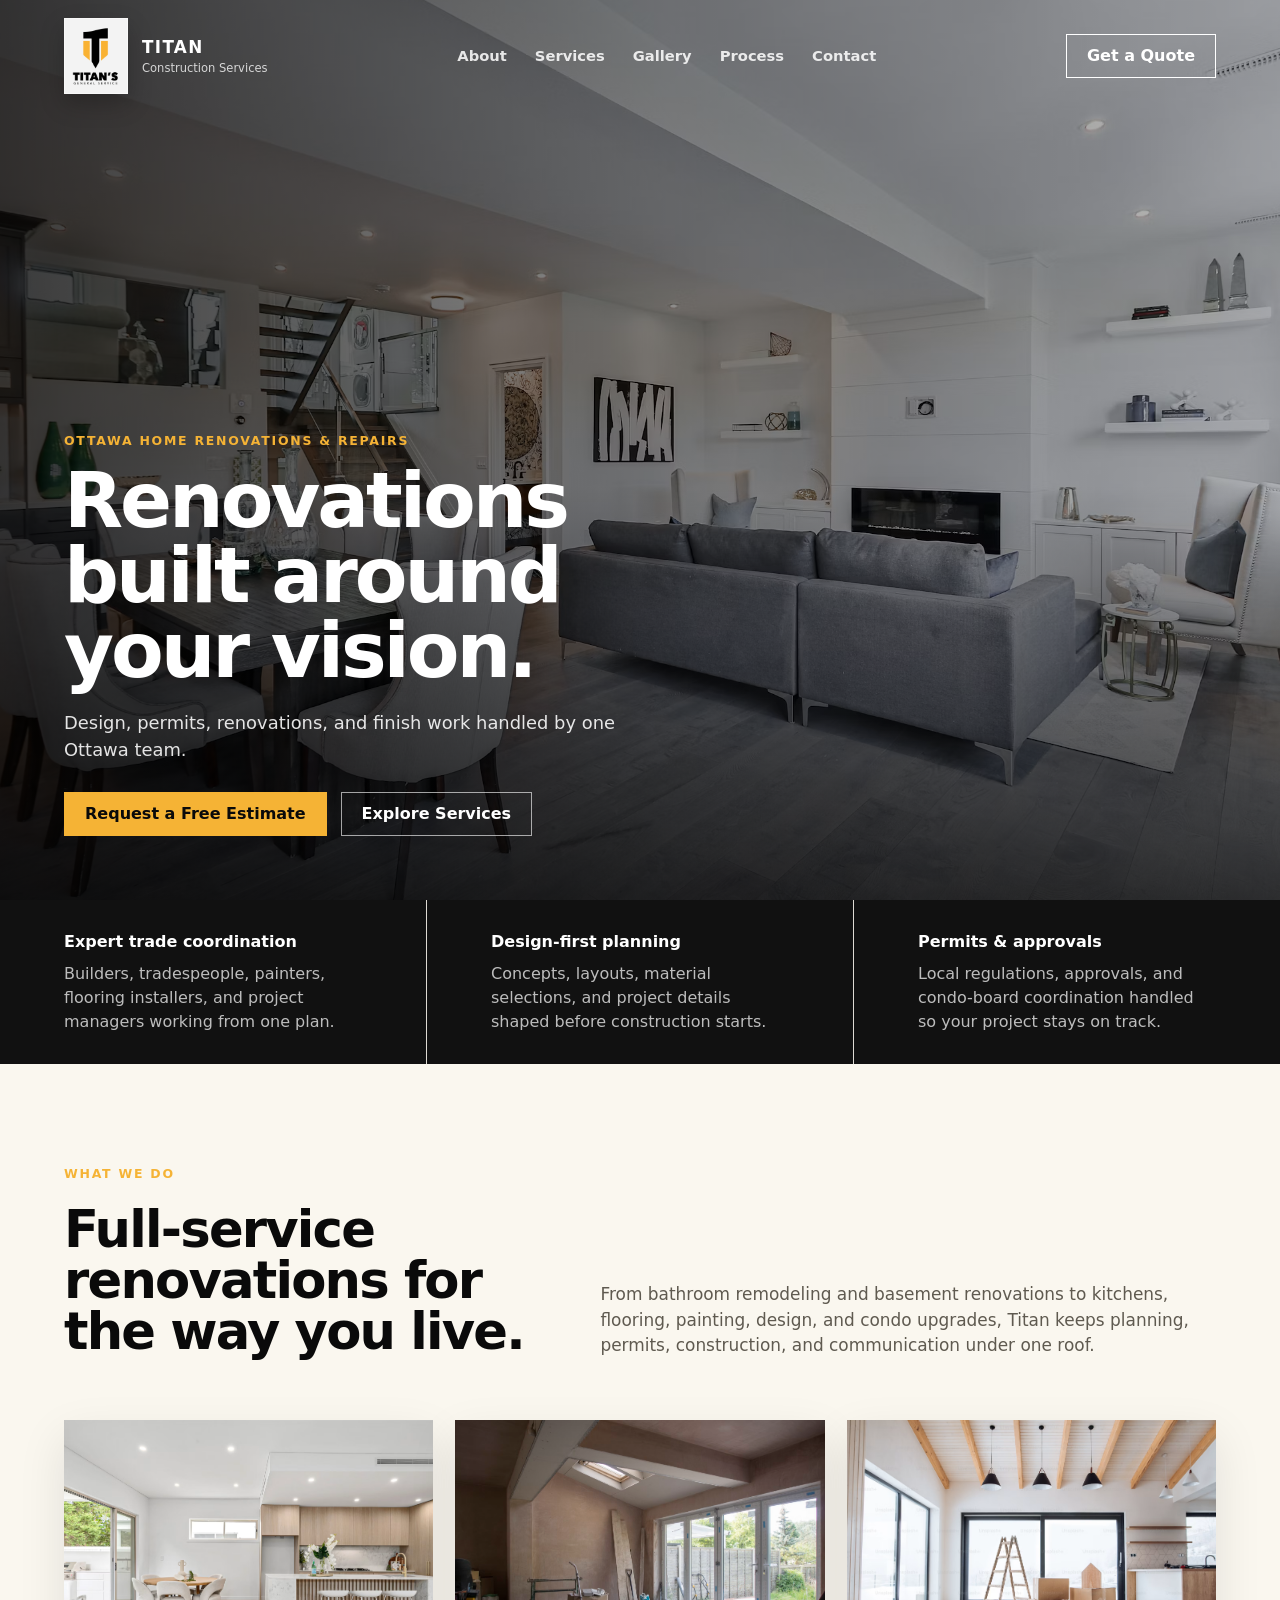
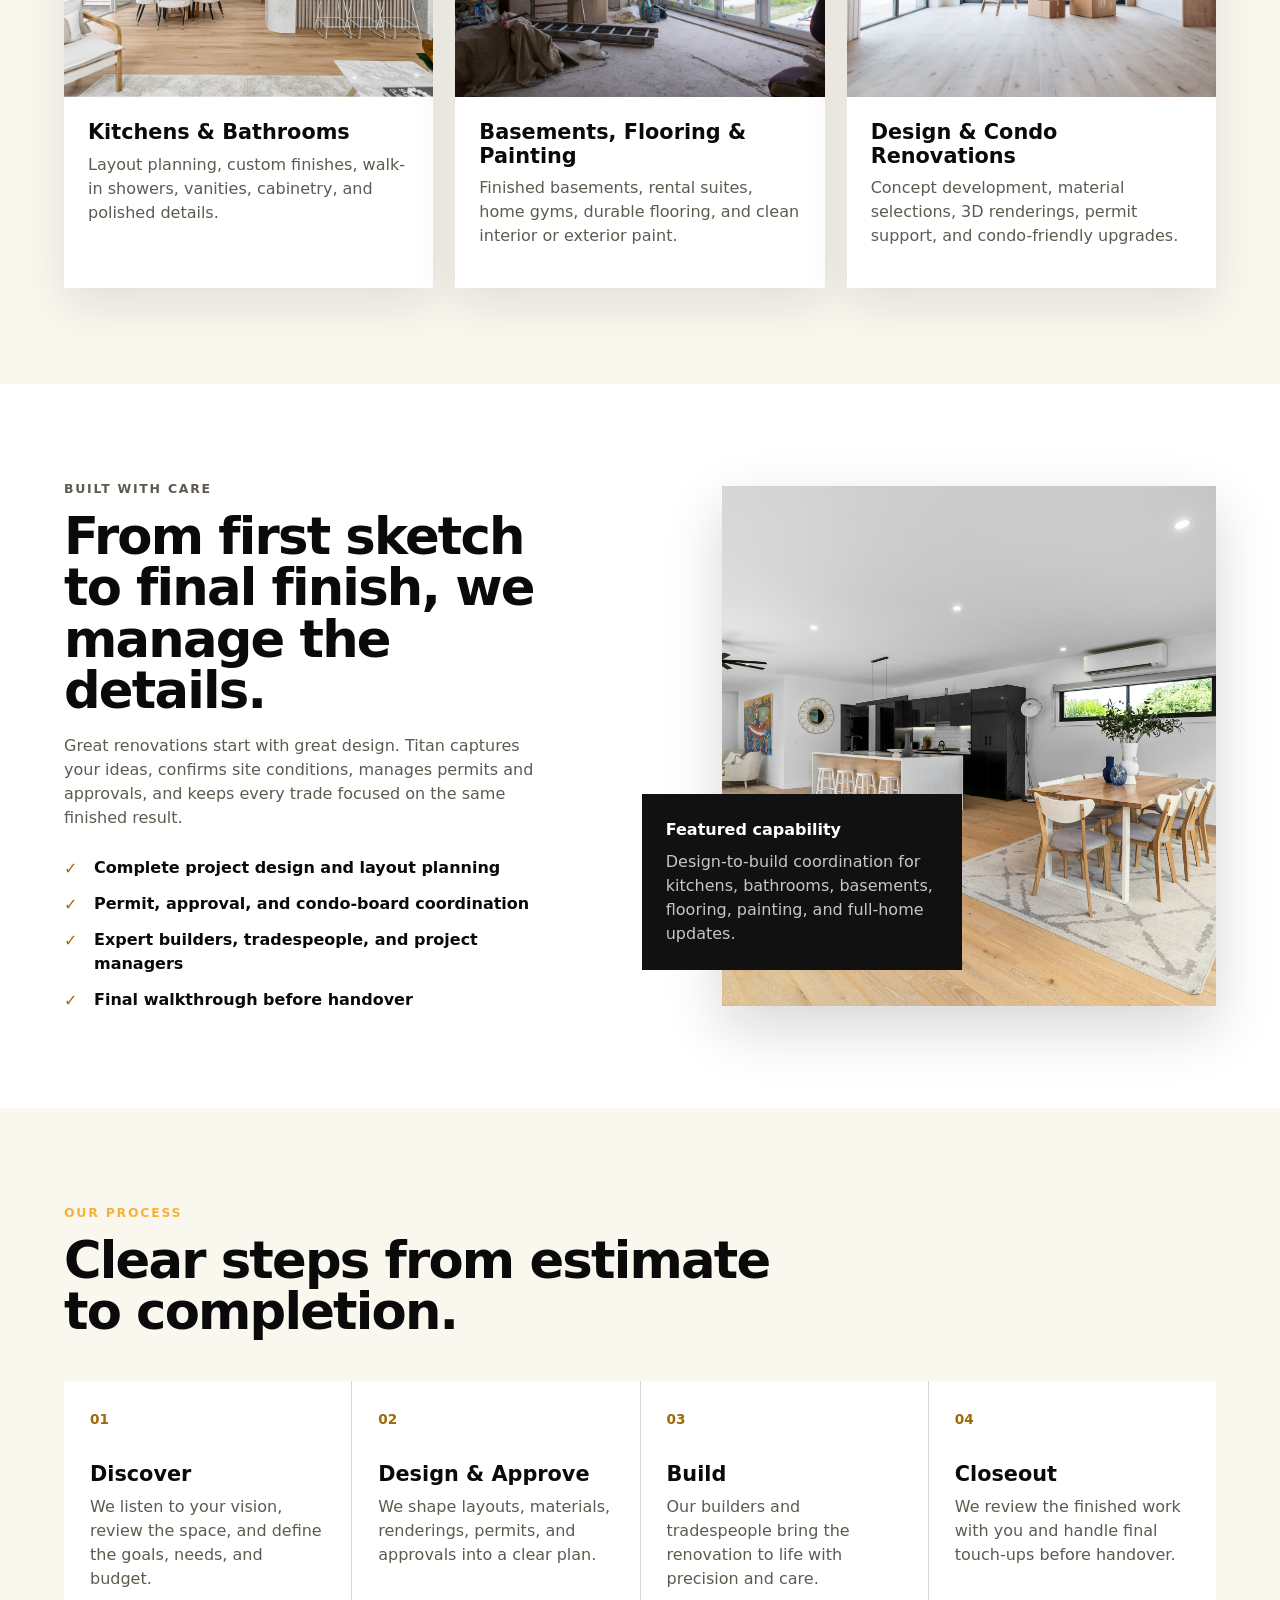
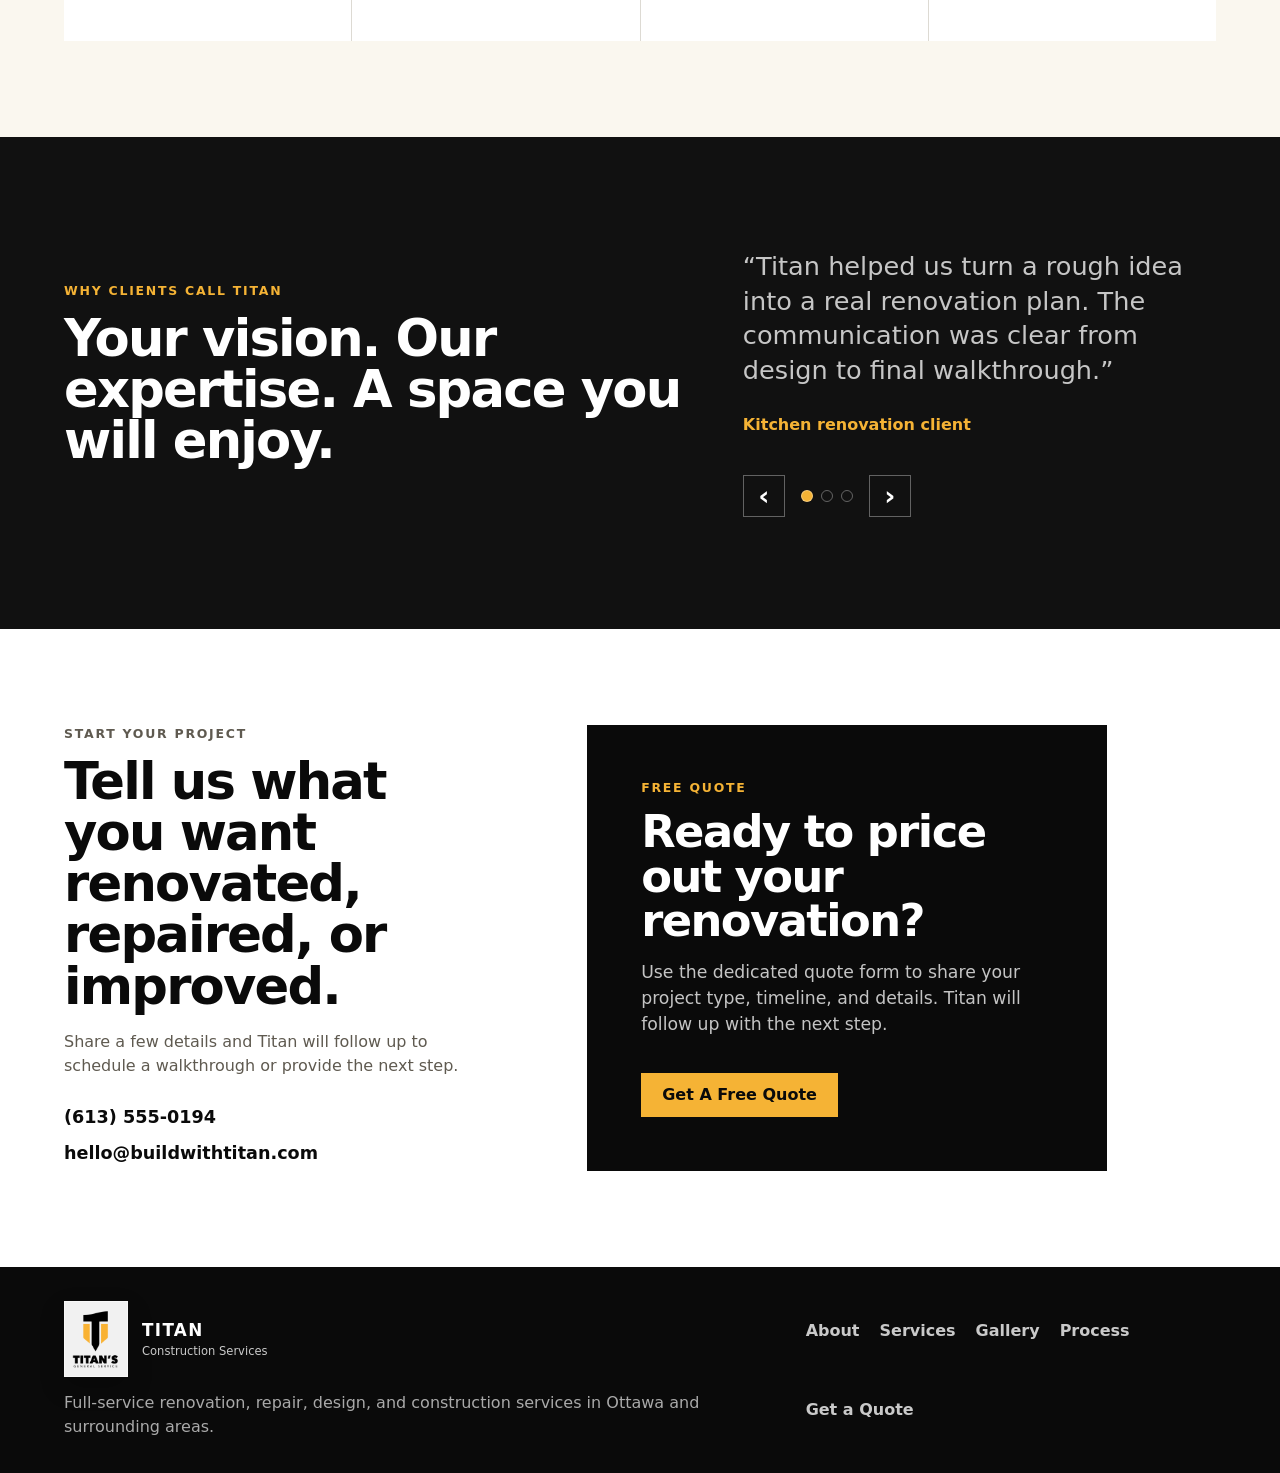
<file: index.html>
<!DOCTYPE html>
<html lang="en">
  <head>
    <meta charset="UTF-8" />
    <meta name="viewport" content="width=device-width, initial-scale=1.0" />
    <meta
      name="description"
      content="Titan's General Service is a full-service construction and renovation company serving Ottawa and the surrounding area."
    />
    <title>Titan | General Construction Services</title>
    <link rel="icon" type="image/png" href="assets/titan-logo.png" />
    <link rel="apple-touch-icon" href="assets/titan-logo.png" />
    <link rel="stylesheet" href="styles.css" />
    <script defer src="script.js?v=9"></script>
  </head>
  <body>
    <header class="site-header" data-header>
      <a class="brand" href="#home" aria-label="Titan home">
        <img class="brand-mark" src="assets/titan-logo.png" alt="" />
        <span>
          <strong>Titan</strong>
          <small>Construction Services</small>
        </span>
      </a>

      <button class="nav-toggle" type="button" aria-expanded="false" aria-controls="site-nav">
        <span></span>
        <span></span>
        <span></span>
        <span class="sr-only">Open navigation</span>
      </button>

      <nav class="site-nav" id="site-nav" aria-label="Main navigation">
        <a href="about.html">About</a>
        <a href="services.html">Services</a>
        <a href="gallery.html">Gallery</a>
        <a href="#process">Process</a>
        <a href="contact.html">Contact</a>
      </nav>

      <a class="header-cta" href="contact.html#quote-form">Get a Quote</a>
    </header>

    <main id="home">
      <section class="hero">
        <div class="hero-media" role="img" aria-label="Construction team reviewing plans inside a renovated home"></div>
        <div class="hero-overlay"></div>
        <div class="hero-content">
          <p class="eyebrow">Ottawa Home Renovations & Repairs</p>
          <h1>Renovations built around your vision.</h1>
          <p>
            Design, permits, renovations, and finish work handled by one Ottawa team.
          </p>
          <div class="hero-actions">
            <a class="button primary" href="contact.html#quote-form">Request a Free Estimate</a>
            <a class="button secondary" href="services.html">Explore Services</a>
          </div>
        </div>
      </section>

      <section class="trust-band" aria-label="Titan advantages">
        <div>
          <b>Expert trade coordination</b>
          <span>Builders, tradespeople, painters, flooring installers, and project managers working from one plan.</span>
        </div>
        <div>
          <b>Design-first planning</b>
          <span>Concepts, layouts, material selections, and project details shaped before construction starts.</span>
        </div>
        <div>
          <b>Permits & approvals</b>
          <span>Local regulations, approvals, and condo-board coordination handled so your project stays on track.</span>
        </div>
      </section>

      <section class="section services-section" id="services">
        <div class="section-heading">
          <p class="eyebrow">What We Do</p>
          <h2>Full-service renovations for the way you live.</h2>
          <p>
            From bathroom remodeling and basement renovations to kitchens, flooring, painting, design, and
            condo upgrades, Titan keeps planning, permits, construction, and communication under one roof.
          </p>
        </div>

        <div class="service-grid">
          <article class="service-card">
            <img
              src="assets/photo-1723470915798-05ba9e611db8.avif"
              alt="Bright renovated kitchen with new cabinetry and island"
            />
            <div>
              <h3>Kitchens & Bathrooms</h3>
              <p>Layout planning, custom finishes, walk-in showers, vanities, cabinetry, and polished details.</p>
            </div>
          </article>
          <article class="service-card">
            <img
              src="assets/photo-1692890658969-9d1bf60e6111.avif"
              alt="Home addition and renovation work with new patio doors"
            />
            <div>
              <h3>Basements, Flooring & Painting</h3>
              <p>Finished basements, rental suites, home gyms, durable flooring, and clean interior or exterior paint.</p>
            </div>
          </article>
          <article class="service-card">
            <img
              src="assets/premium_photo-1663036999053-032355dbd7a5.avif"
              alt="Bright interior renovation with ladder and materials"
            />
            <div>
              <h3>Design & Condo Renovations</h3>
              <p>Concept development, material selections, 3D renderings, permit support, and condo-friendly upgrades.</p>
            </div>
          </article>
        </div>
      </section>

      <section class="section feature-section" id="work">
        <div class="feature-copy">
          <p class="eyebrow">Built With Care</p>
          <h2>From first sketch to final finish, we manage the details.</h2>
          <p>
            Great renovations start with great design. Titan captures your ideas, confirms site conditions,
            manages permits and approvals, and keeps every trade focused on the same finished result.
          </p>
          <ul class="check-list">
            <li>Complete project design and layout planning</li>
            <li>Permit, approval, and condo-board coordination</li>
            <li>Expert builders, tradespeople, and project managers</li>
            <li>Final walkthrough before handover</li>
          </ul>
        </div>
        <div class="project-stack">
          <img
            class="project-main"
            src="assets/alex-tyson-52Tlxrb59qQ-unsplash.jpg"
            alt="Finished open concept living space after renovation"
          />
          <div class="project-card">
            <strong>Featured capability</strong>
            <span>Design-to-build coordination for kitchens, bathrooms, basements, flooring, painting, and full-home updates.</span>
          </div>
        </div>
      </section>

      <section class="section process-section" id="process">
        <div class="section-heading compact">
          <p class="eyebrow">Our Process</p>
          <h2>Clear steps from estimate to completion.</h2>
        </div>
        <div class="process-grid">
          <article>
            <span>01</span>
            <h3>Discover</h3>
            <p>We listen to your vision, review the space, and define the goals, needs, and budget.</p>
          </article>
          <article>
            <span>02</span>
            <h3>Design & Approve</h3>
            <p>We shape layouts, materials, renderings, permits, and approvals into a clear plan.</p>
          </article>
          <article>
            <span>03</span>
            <h3>Build</h3>
            <p>Our builders and tradespeople bring the renovation to life with precision and care.</p>
          </article>
          <article>
            <span>04</span>
            <h3>Closeout</h3>
            <p>We review the finished work with you and handle final touch-ups before handover.</p>
          </article>
        </div>
      </section>

      <section class="section testimonials" aria-label="Client testimonials">
        <div class="testimonial-intro">
          <p class="eyebrow">Why Clients Call Titan</p>
          <h2>Your vision. Our expertise. A space you will enjoy.</h2>
        </div>
        <div class="testimonial-carousel" data-testimonial-carousel>
          <div class="testimonial-track">
            <article class="testimonial-slide is-active">
              <p>
                “Titan helped us turn a rough idea into a real renovation plan. The communication was clear
                from design to final walkthrough.”
              </p>
              <span>Kitchen renovation client</span>
            </article>
            <article class="testimonial-slide">
              <p>
                “They handled the details we were worried about, including approvals, materials, and the
                schedule. The finished basement feels like part of the home.”
              </p>
              <span>Basement renovation client</span>
            </article>
            <article class="testimonial-slide">
              <p>
                “The team was organized, respectful, and careful with the finishes. Our bathroom is brighter,
                more functional, and exactly what we asked for.”
              </p>
              <span>Bathroom remodeling client</span>
            </article>
          </div>
          <div class="testimonial-controls" aria-label="Testimonial controls">
            <button type="button" data-testimonial-prev aria-label="Previous testimonial">‹</button>
            <div class="testimonial-dots" aria-label="Choose testimonial">
              <button class="is-active" type="button" data-testimonial-dot aria-label="Show testimonial 1"></button>
              <button type="button" data-testimonial-dot aria-label="Show testimonial 2"></button>
              <button type="button" data-testimonial-dot aria-label="Show testimonial 3"></button>
            </div>
            <button type="button" data-testimonial-next aria-label="Next testimonial">›</button>
          </div>
        </div>
      </section>

      <section class="contact-section" id="contact">
        <div class="contact-copy">
          <p class="eyebrow">Start Your Project</p>
          <h2>Tell us what you want renovated, repaired, or improved.</h2>
          <p>
            Share a few details and Titan will follow up to schedule a walkthrough or provide the next step.
          </p>
          <div class="contact-details">
            <a href="tel:+16135550194">(613) 555-0194</a>
            <a href="mailto:hello@buildwithtitan.com">hello@buildwithtitan.com</a>
          </div>
        </div>

        <aside class="home-quote-card" aria-label="Get a free quote">
          <p class="eyebrow">Free Quote</p>
          <h3>Ready to price out your renovation?</h3>
          <p>
            Use the dedicated quote form to share your project type, timeline, and details. Titan will
            follow up with the next step.
          </p>
          <a class="button primary" href="contact.html#quote-form">Get A Free Quote</a>
        </aside>
      </section>
    </main>

    <footer class="site-footer">
      <div>
        <a class="brand footer-brand" href="#home" aria-label="Titan home">
          <img class="brand-mark" src="assets/titan-logo.png" alt="" />
          <span>
            <strong>Titan</strong>
            <small>Construction Services</small>
          </span>
        </a>
        <p>Full-service renovation, repair, design, and construction services in Ottawa and surrounding areas.</p>
      </div>
      <div class="footer-links">
        <a href="about.html">About</a>
        <a href="services.html">Services</a>
        <a href="gallery.html">Gallery</a>
        <a href="#process">Process</a>
        <a href="contact.html#quote-form">Get a Quote</a>
      </div>
    </footer>
  </body>
</html>
</file>
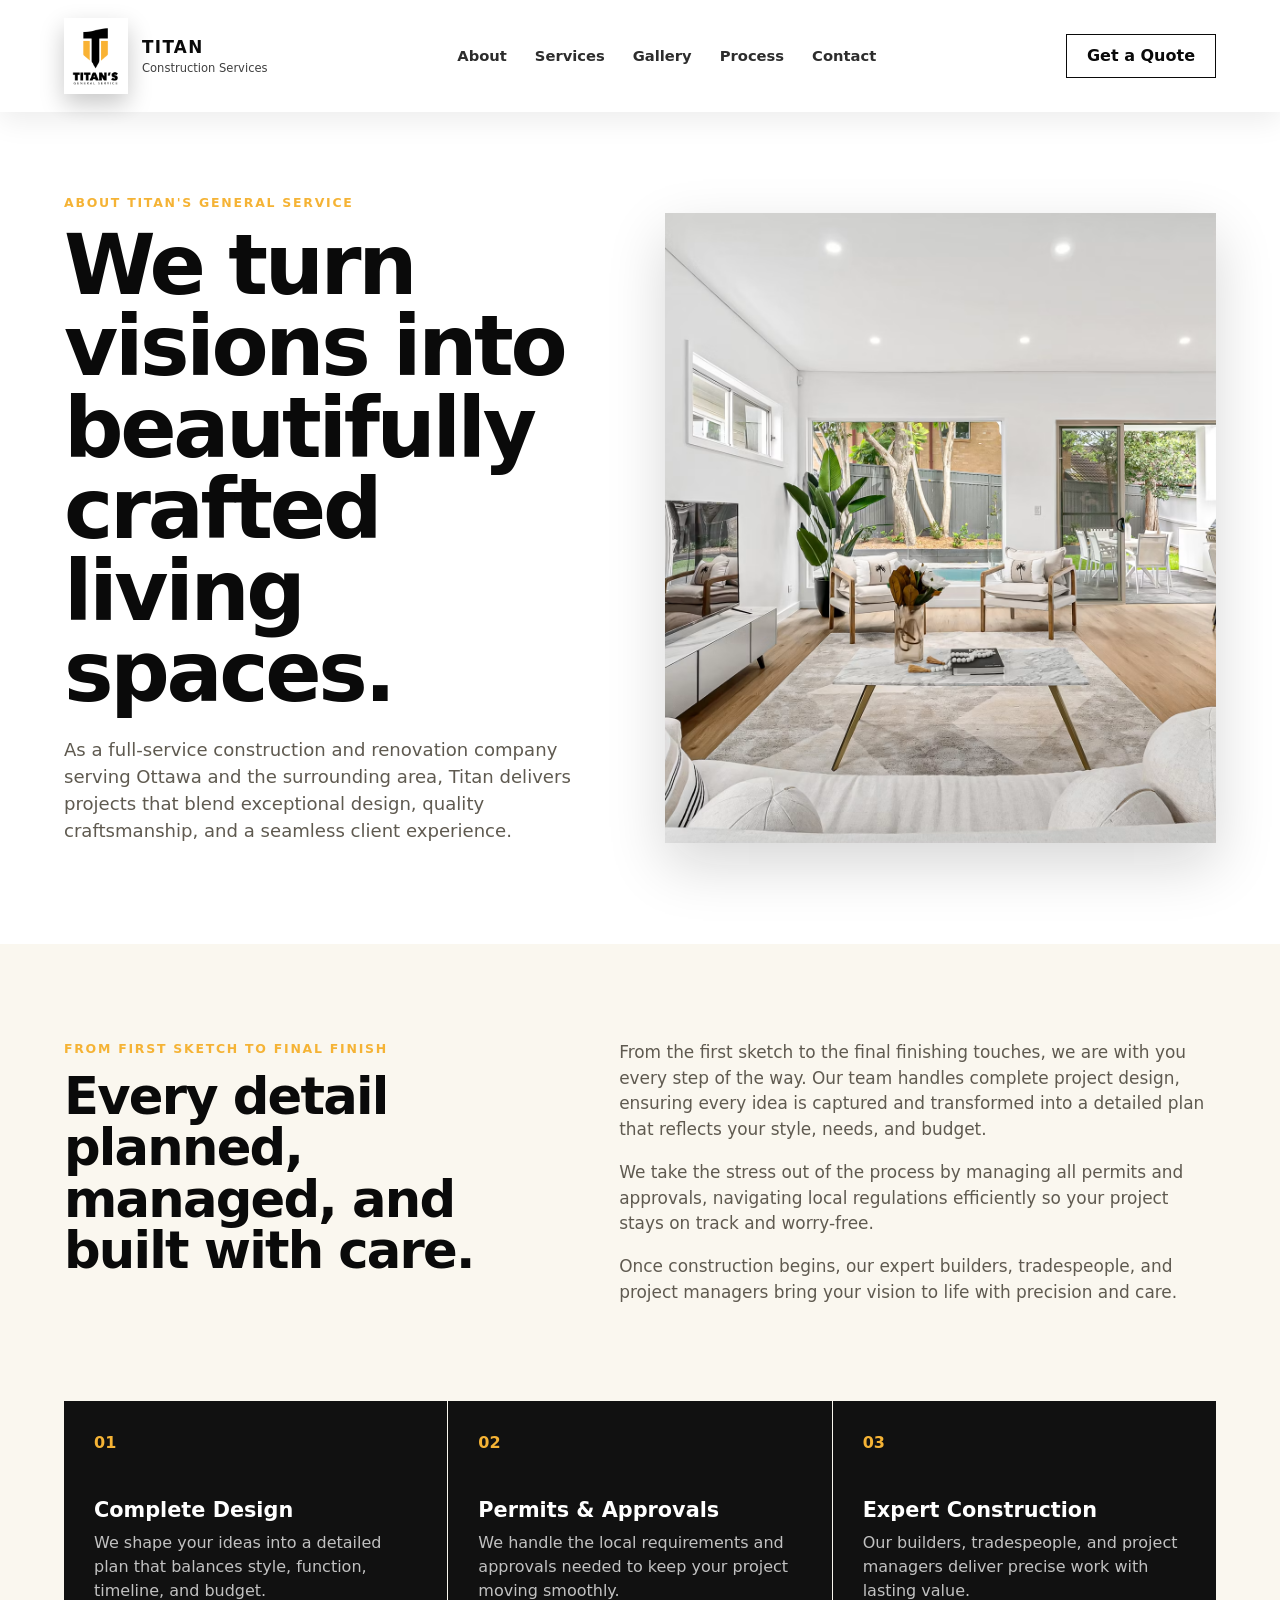
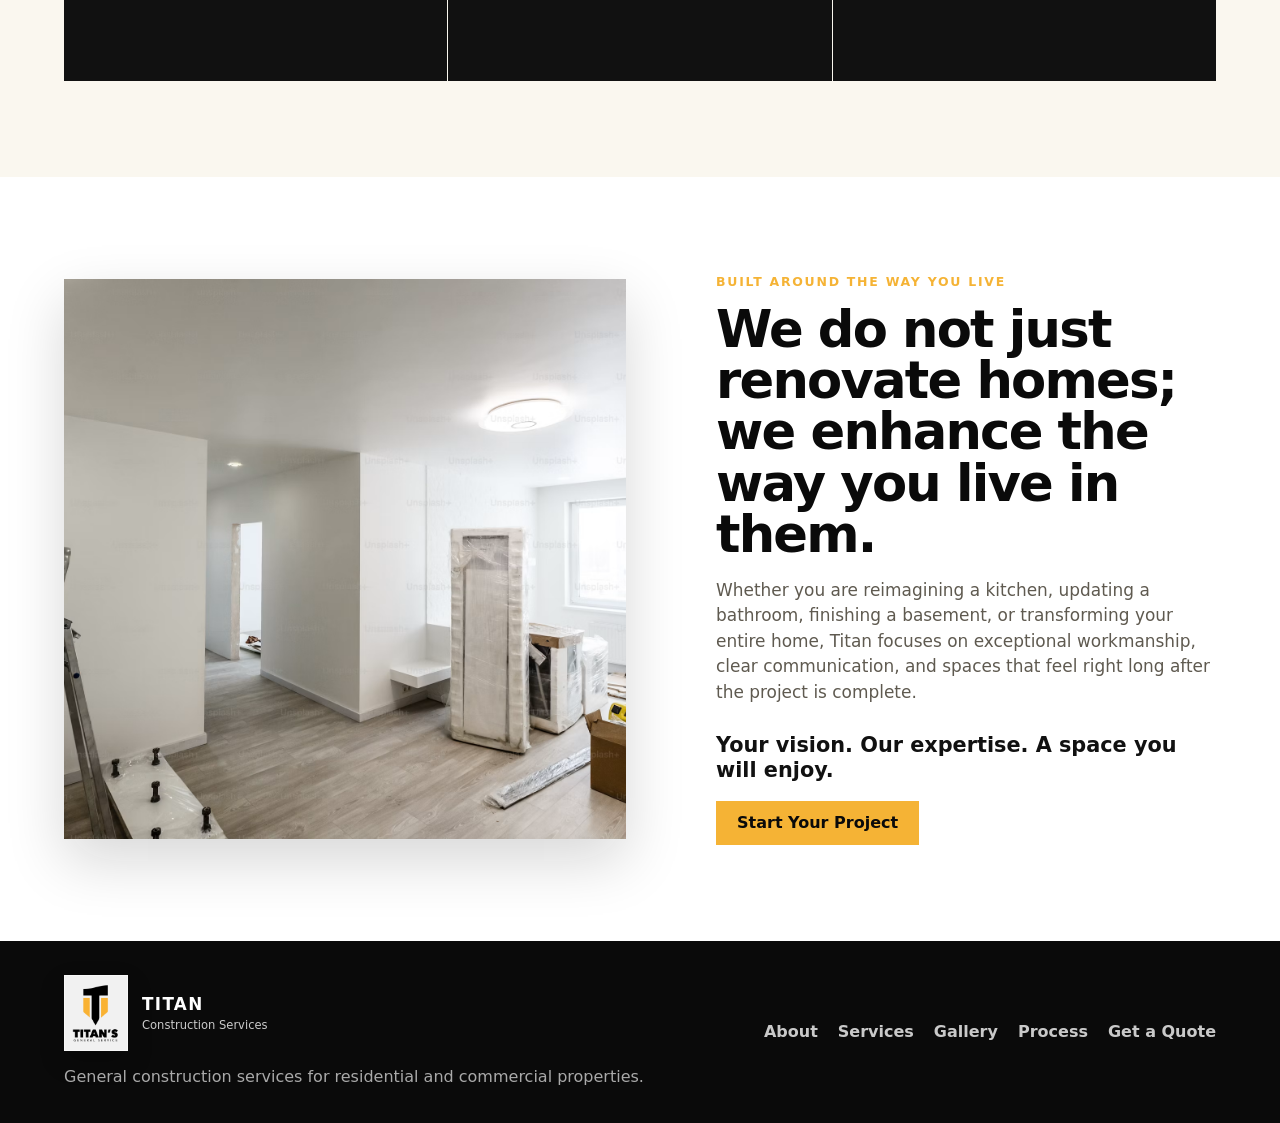
<file: about.html>
<!DOCTYPE html>
<html lang="en">
  <head>
    <meta charset="UTF-8" />
    <meta name="viewport" content="width=device-width, initial-scale=1.0" />
    <meta
      name="description"
      content="Learn about Titan's General Service, a full-service construction and renovation company serving Ottawa and the surrounding area."
    />
    <title>About Titan | General Construction Services</title>
    <link rel="icon" type="image/png" href="assets/titan-logo.png" />
    <link rel="apple-touch-icon" href="assets/titan-logo.png" />
    <link rel="stylesheet" href="styles.css" />
    <script defer src="script.js?v=9"></script>
  </head>
  <body>
    <header class="site-header inner-header is-scrolled" data-header>
      <a class="brand" href="index.html#home" aria-label="Titan home">
        <img class="brand-mark" src="assets/titan-logo.png" alt="" />
        <span>
          <strong>Titan</strong>
          <small>Construction Services</small>
        </span>
      </a>

      <button class="nav-toggle" type="button" aria-expanded="false" aria-controls="site-nav">
        <span></span>
        <span></span>
        <span></span>
        <span class="sr-only">Open navigation</span>
      </button>

      <nav class="site-nav" id="site-nav" aria-label="Main navigation">
        <a href="about.html" aria-current="page">About</a>
        <a href="services.html">Services</a>
        <a href="gallery.html">Gallery</a>
        <a href="index.html#process">Process</a>
        <a href="contact.html">Contact</a>
      </nav>

      <a class="header-cta" href="contact.html#quote-form">Get a Quote</a>
    </header>

    <main>
      <section class="about-hero">
        <div class="about-hero-copy">
          <p class="eyebrow">About Titan's General Service</p>
          <h1>We turn visions into beautifully crafted living spaces.</h1>
          <p>
            As a full-service construction and renovation company serving Ottawa and the surrounding area,
            Titan delivers projects that blend exceptional design, quality craftsmanship, and a seamless
            client experience.
          </p>
        </div>
        <img
          src="assets/photo-1723470918060-5f7c382757cc.avif"
          alt="Bright renovated living room with refined finishes"
        />
      </section>

      <section class="section about-story">
        <div>
          <p class="eyebrow">From First Sketch To Final Finish</p>
          <h2>Every detail planned, managed, and built with care.</h2>
        </div>
        <div class="story-copy">
          <p>
            From the first sketch to the final finishing touches, we are with you every step of the way.
            Our team handles complete project design, ensuring every idea is captured and transformed into
            a detailed plan that reflects your style, needs, and budget.
          </p>
          <p>
            We take the stress out of the process by managing all permits and approvals, navigating local
            regulations efficiently so your project stays on track and worry-free.
          </p>
          <p>
            Once construction begins, our expert builders, tradespeople, and project managers bring your
            vision to life with precision and care.
          </p>
        </div>
      </section>

      <section class="about-values" aria-label="How Titan supports your renovation">
        <article>
          <span>01</span>
          <h3>Complete Design</h3>
          <p>We shape your ideas into a detailed plan that balances style, function, timeline, and budget.</p>
        </article>
        <article>
          <span>02</span>
          <h3>Permits & Approvals</h3>
          <p>We handle the local requirements and approvals needed to keep your project moving smoothly.</p>
        </article>
        <article>
          <span>03</span>
          <h3>Expert Construction</h3>
          <p>Our builders, tradespeople, and project managers deliver precise work with lasting value.</p>
        </article>
      </section>

      <section class="section about-scope">
        <img
          src="assets/premium_photo-1683120658096-5f9e31276ec8.avif"
          alt="Bathroom renovation in progress with fresh white finishes"
        />
        <div>
          <p class="eyebrow">Built Around The Way You Live</p>
          <h2>We do not just renovate homes; we enhance the way you live in them.</h2>
          <p>
            Whether you are reimagining a kitchen, updating a bathroom, finishing a basement, or transforming
            your entire home, Titan focuses on exceptional workmanship, clear communication, and spaces that
            feel right long after the project is complete.
          </p>
          <div class="about-cta">
            <strong>Your vision. Our expertise. A space you will enjoy.</strong>
            <a class="button primary" href="contact.html#quote-form">Start Your Project</a>
          </div>
        </div>
      </section>
    </main>

    <footer class="site-footer">
      <div>
        <a class="brand footer-brand" href="index.html#home" aria-label="Titan home">
          <img class="brand-mark" src="assets/titan-logo.png" alt="" />
          <span>
            <strong>Titan</strong>
            <small>Construction Services</small>
          </span>
        </a>
        <p>General construction services for residential and commercial properties.</p>
      </div>
      <div class="footer-links">
        <a href="about.html">About</a>
        <a href="services.html">Services</a>
        <a href="gallery.html">Gallery</a>
        <a href="index.html#process">Process</a>
        <a href="contact.html#quote-form">Get a Quote</a>
      </div>
    </footer>
  </body>
</html>
</file>
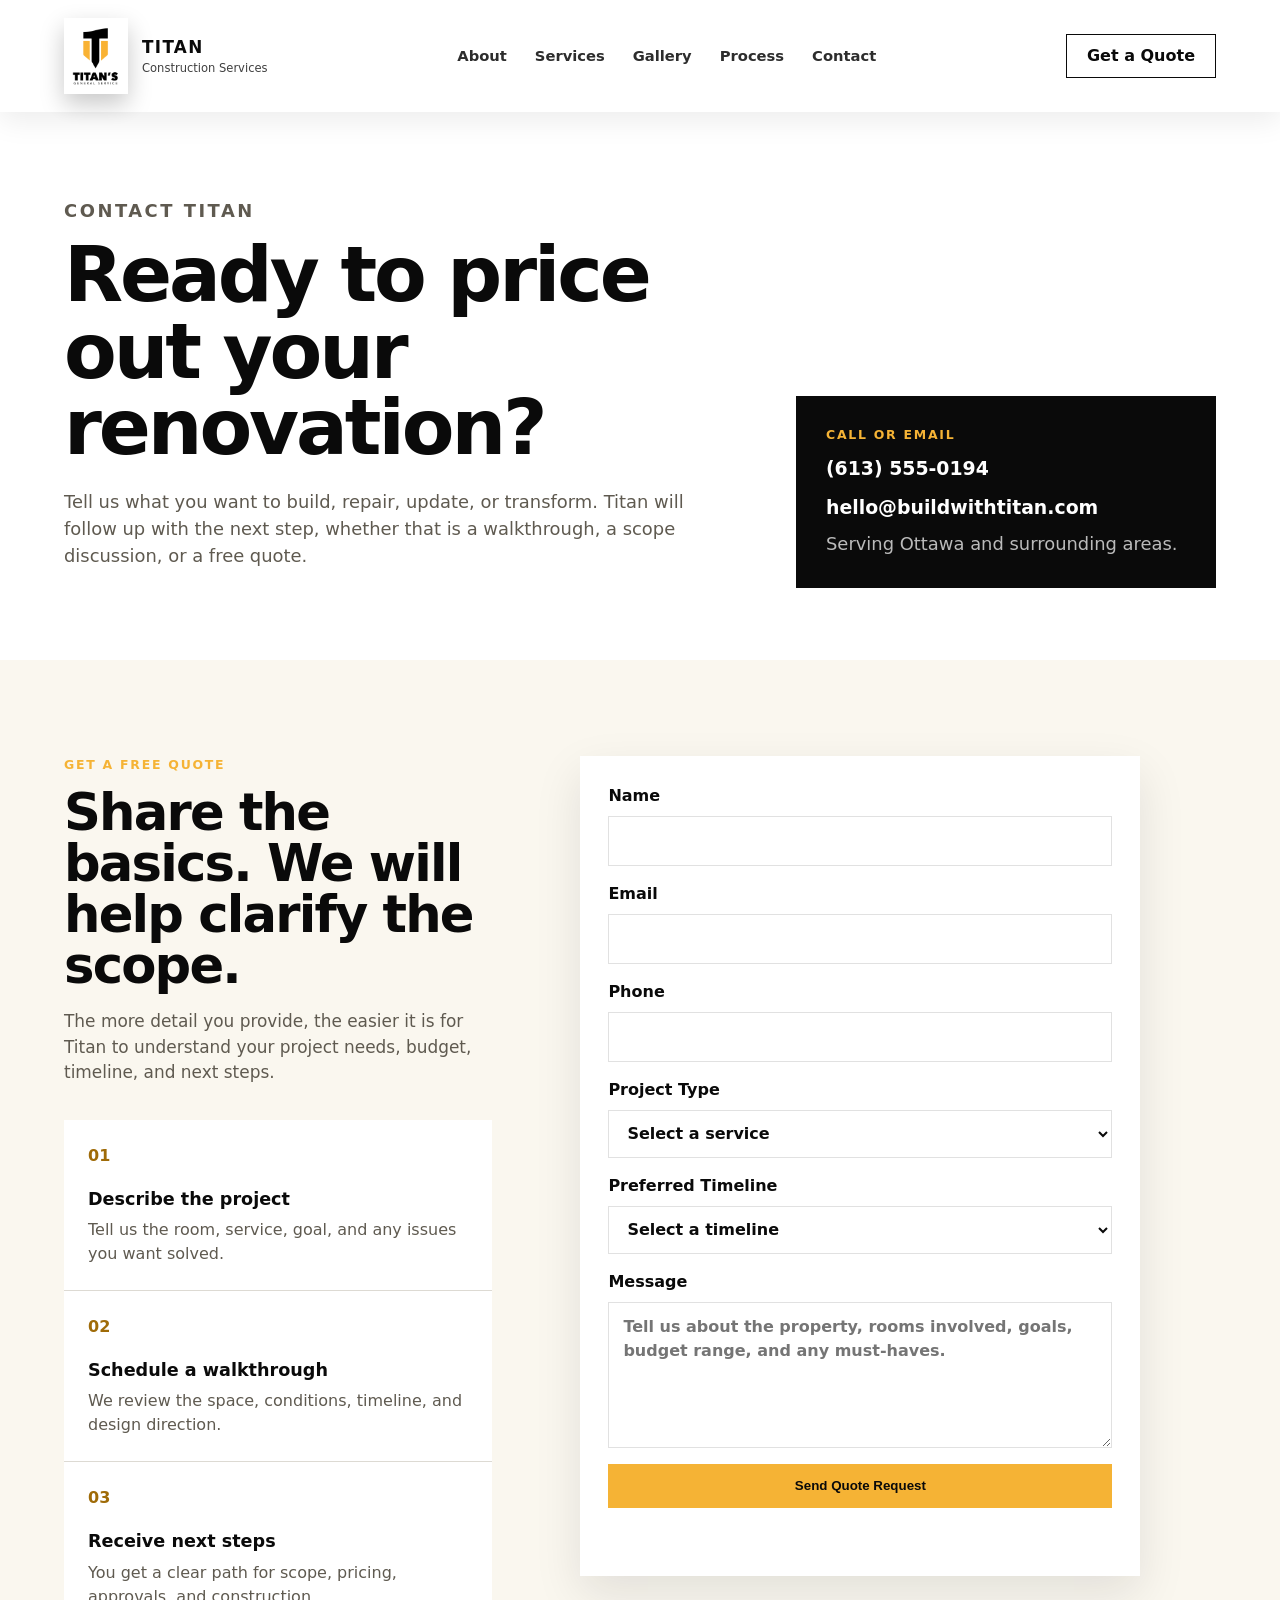
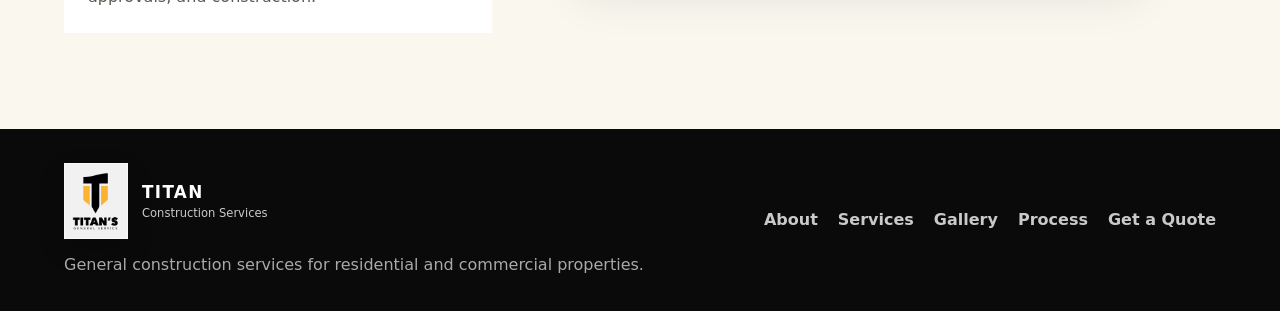
<file: contact.html>
<!DOCTYPE html>
<html lang="en">
  <head>
    <meta charset="UTF-8" />
    <meta name="viewport" content="width=device-width, initial-scale=1.0" />
    <meta
      name="description"
      content="Contact Titan's General Service to request a free quote for renovations, repairs, painting, flooring, kitchens, bathrooms, basements, and design services."
    />
    <title>Contact | Titan General Construction Services</title>
    <link rel="icon" type="image/png" href="assets/titan-logo.png" />
    <link rel="apple-touch-icon" href="assets/titan-logo.png" />
    <link rel="stylesheet" href="styles.css" />
    <script defer src="script.js?v=9"></script>
  </head>
  <body>
    <header class="site-header inner-header is-scrolled" data-header>
      <a class="brand" href="index.html#home" aria-label="Titan home">
        <img class="brand-mark" src="assets/titan-logo.png" alt="" />
        <span>
          <strong>Titan</strong>
          <small>Construction Services</small>
        </span>
      </a>

      <button class="nav-toggle" type="button" aria-expanded="false" aria-controls="site-nav">
        <span></span>
        <span></span>
        <span></span>
        <span class="sr-only">Open navigation</span>
      </button>

      <nav class="site-nav" id="site-nav" aria-label="Main navigation">
        <a href="about.html">About</a>
        <a href="services.html">Services</a>
        <a href="gallery.html">Gallery</a>
        <a href="index.html#process">Process</a>
        <a href="contact.html" aria-current="page">Contact</a>
      </nav>

      <a class="header-cta" href="contact.html#quote-form">Get a Quote</a>
    </header>

    <main>
      <section class="quote-hero">
        <div>
          <p class="eyebrow">Contact Titan</p>
          <h1>Ready to price out your renovation?</h1>
          <p>
            Tell us what you want to build, repair, update, or transform. Titan will follow up with the next
            step, whether that is a walkthrough, a scope discussion, or a free quote.
          </p>
        </div>
        <aside class="quote-contact-card">
          <span>Call or email</span>
          <a href="tel:+16135550194">(613) 555-0194</a>
          <a href="mailto:hello@buildwithtitan.com">hello@buildwithtitan.com</a>
          <p>Serving Ottawa and surrounding areas.</p>
        </aside>
      </section>

      <section class="quote-page-section">
        <div class="quote-page-copy">
          <p class="eyebrow">Get A Free Quote</p>
          <h2>Share the basics. We will help clarify the scope.</h2>
          <p>
            The more detail you provide, the easier it is for Titan to understand your project needs, budget,
            timeline, and next steps.
          </p>
          <div class="quote-steps">
            <article>
              <span>01</span>
              <strong>Describe the project</strong>
              <p>Tell us the room, service, goal, and any issues you want solved.</p>
            </article>
            <article>
              <span>02</span>
              <strong>Schedule a walkthrough</strong>
              <p>We review the space, conditions, timeline, and design direction.</p>
            </article>
            <article>
              <span>03</span>
              <strong>Receive next steps</strong>
              <p>You get a clear path for scope, pricing, approvals, and construction.</p>
            </article>
          </div>
        </div>

        <form class="contact-form quote-form" id="quote-form" data-contact-form>
          <label>
            Name
            <input name="name" type="text" autocomplete="name" required />
          </label>
          <label>
            Email
            <input name="email" type="email" autocomplete="email" required />
          </label>
          <label>
            Phone
            <input name="phone" type="tel" autocomplete="tel" />
          </label>
          <label>
            Project Type
            <select name="project" required>
              <option value="">Select a service</option>
              <option>Bathroom remodeling</option>
              <option>Basement renovation</option>
              <option>Flooring services</option>
              <option>Kitchen remodelling</option>
              <option>Design services</option>
              <option>Condo renovation</option>
              <option>Painting services</option>
              <option>General repair or maintenance</option>
            </select>
          </label>
          <label>
            Preferred Timeline
            <select name="timeline">
              <option value="">Select a timeline</option>
              <option>As soon as possible</option>
              <option>Within 1-3 months</option>
              <option>Within 3-6 months</option>
              <option>Planning for later</option>
            </select>
          </label>
          <label>
            Message
            <textarea
              name="message"
              rows="5"
              placeholder="Tell us about the property, rooms involved, goals, budget range, and any must-haves."
            ></textarea>
          </label>
          <button class="button primary" type="submit">Send Quote Request</button>
          <p class="form-status" role="status" aria-live="polite"></p>
        </form>
      </section>
    </main>

    <footer class="site-footer">
      <div>
        <a class="brand footer-brand" href="index.html#home" aria-label="Titan home">
          <img class="brand-mark" src="assets/titan-logo.png" alt="" />
          <span>
            <strong>Titan</strong>
            <small>Construction Services</small>
          </span>
        </a>
        <p>General construction services for residential and commercial properties.</p>
      </div>
      <div class="footer-links">
        <a href="about.html">About</a>
        <a href="services.html">Services</a>
        <a href="gallery.html">Gallery</a>
        <a href="index.html#process">Process</a>
        <a href="contact.html#quote-form">Get a Quote</a>
      </div>
    </footer>
  </body>
</html>
</file>
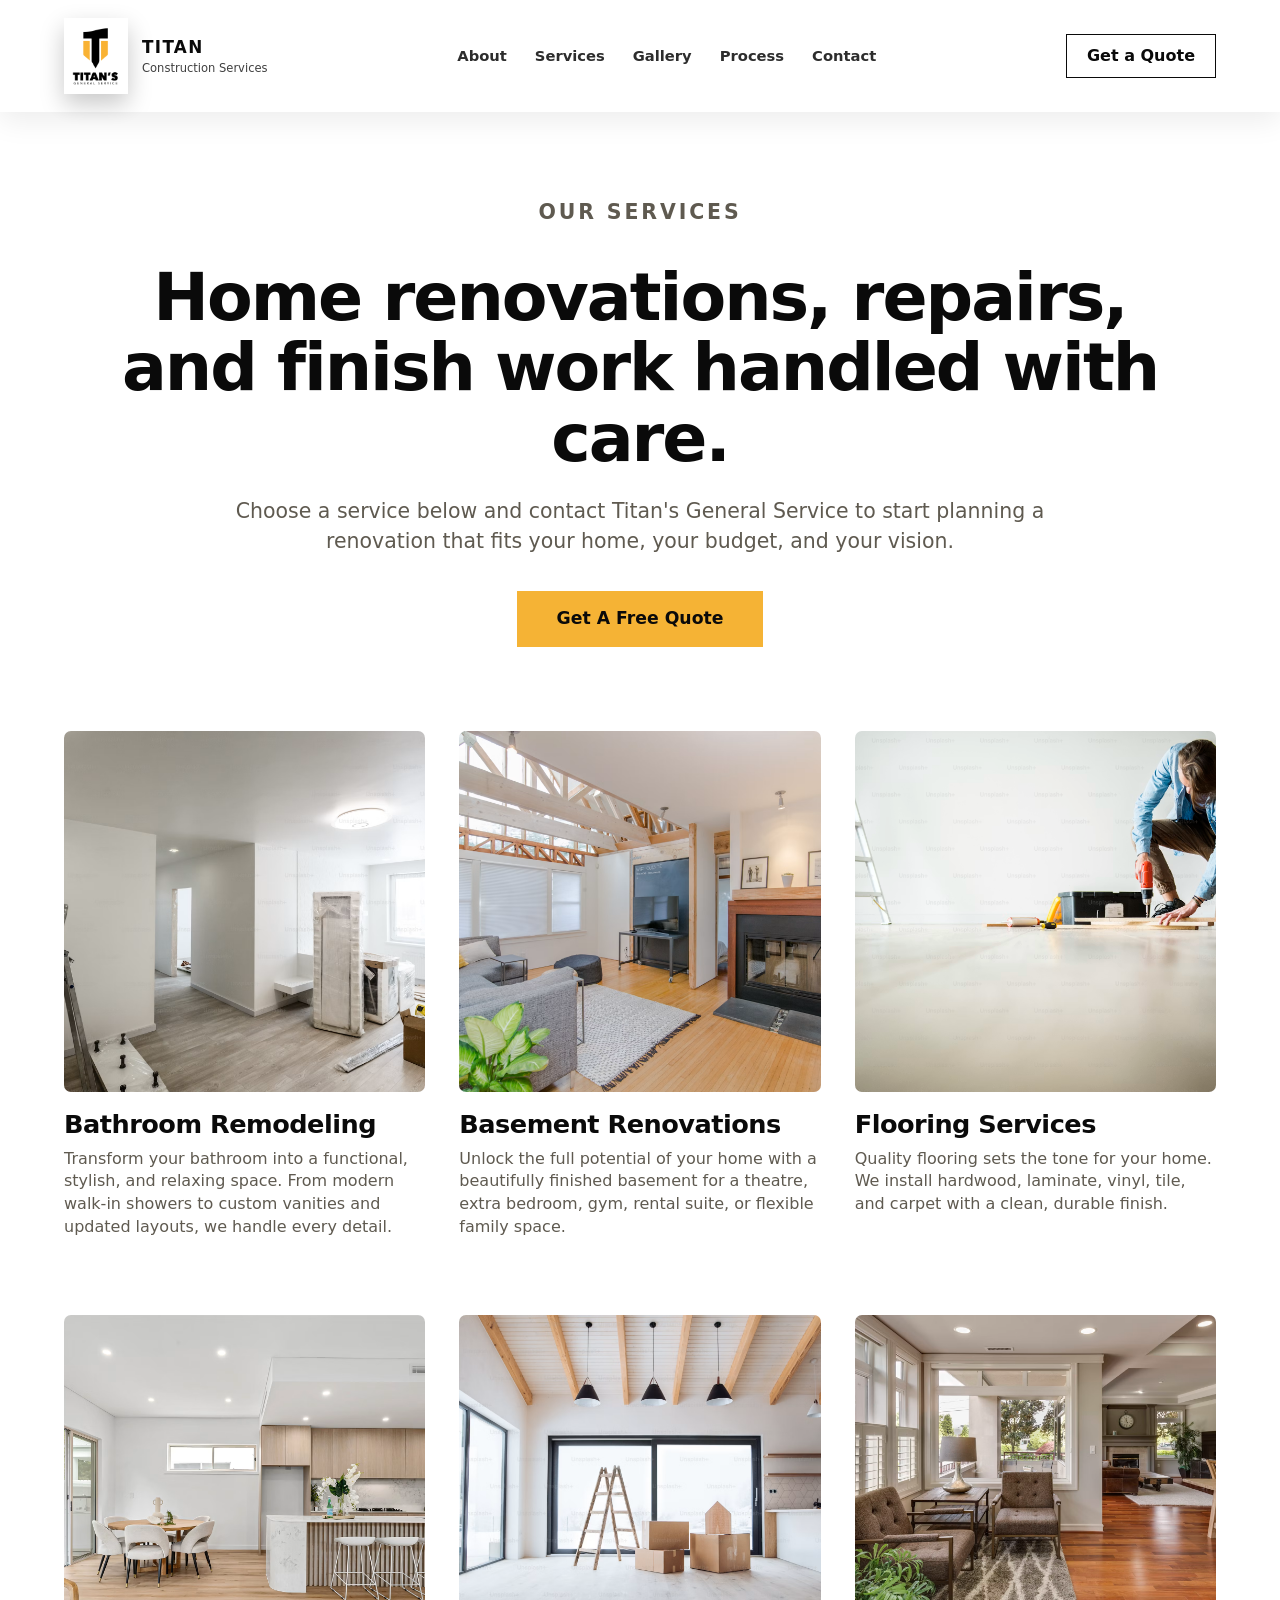
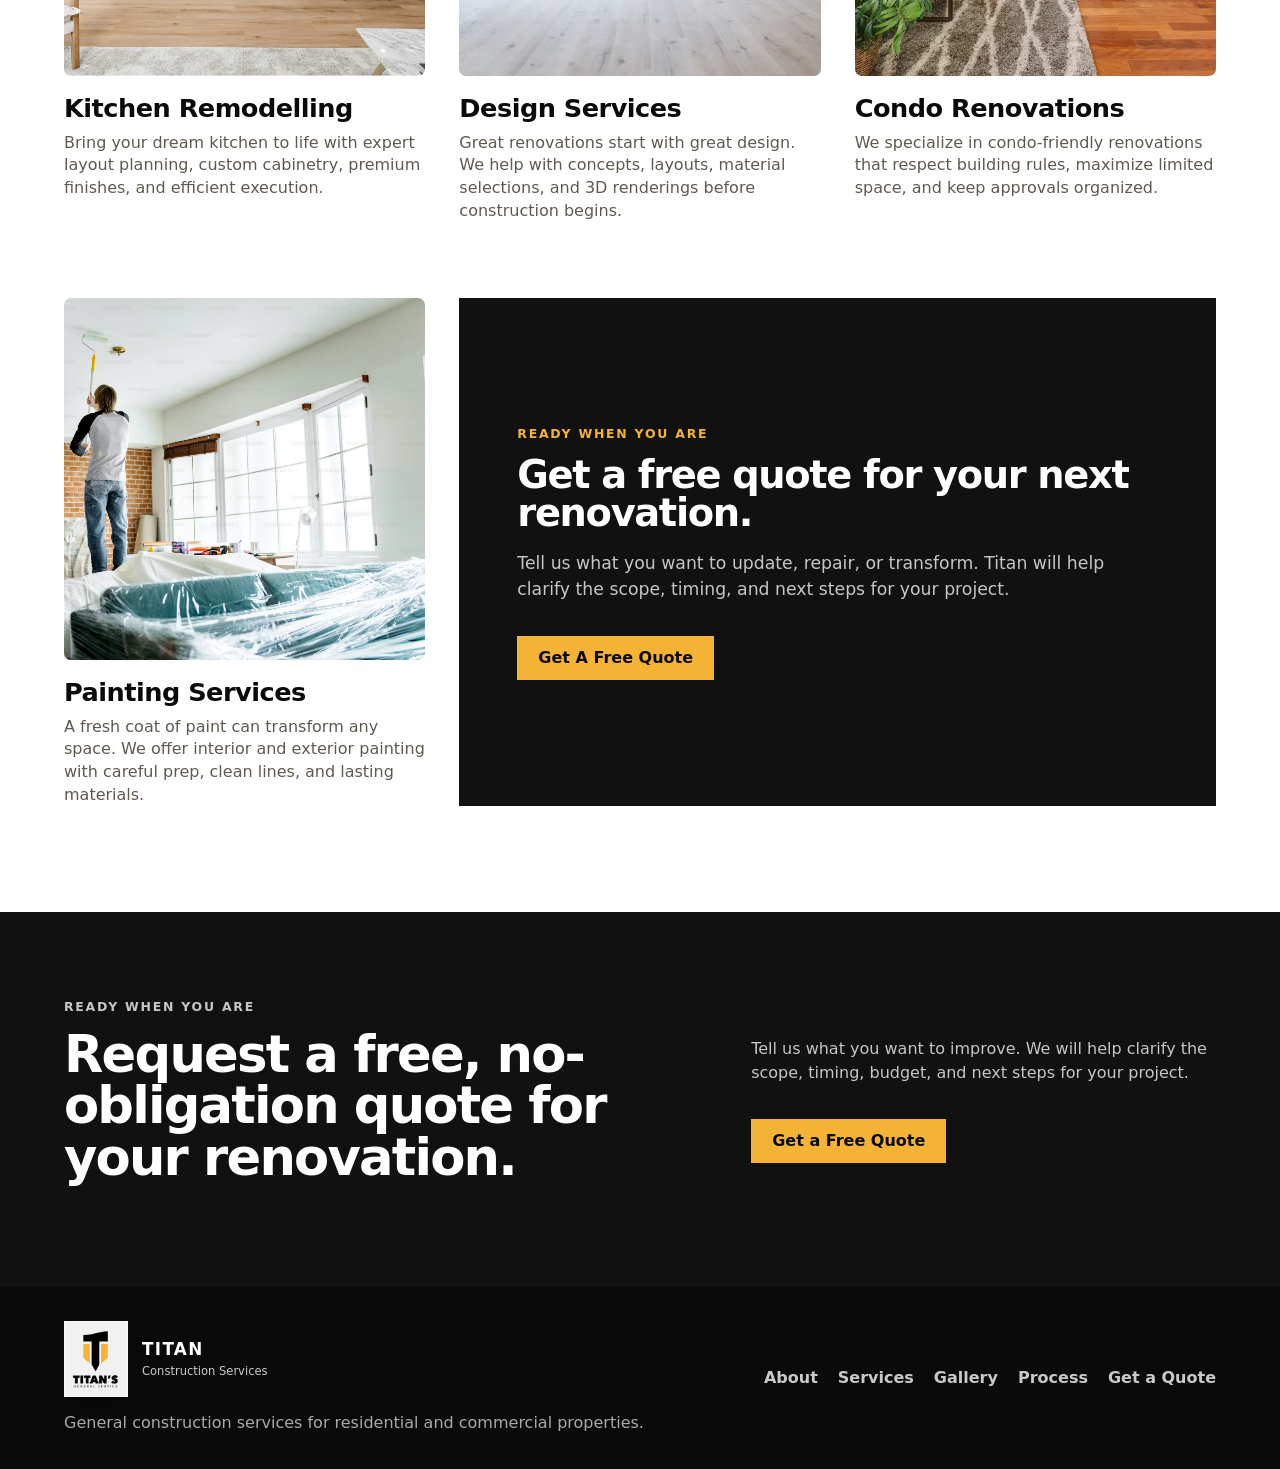
<file: services.html>
<!DOCTYPE html>
<html lang="en">
  <head>
    <meta charset="UTF-8" />
    <meta name="viewport" content="width=device-width, initial-scale=1.0" />
    <meta
      name="description"
      content="Explore Titan's General Service renovation services, including bathrooms, basements, flooring, kitchens, design, condo renovations, and painting."
    />
    <title>Services | Titan General Construction Services</title>
    <link rel="icon" type="image/png" href="assets/titan-logo.png" />
    <link rel="apple-touch-icon" href="assets/titan-logo.png" />
    <link rel="stylesheet" href="styles.css" />
    <script defer src="script.js?v=9"></script>
  </head>
  <body>
    <header class="site-header inner-header is-scrolled" data-header>
      <a class="brand" href="index.html#home" aria-label="Titan home">
        <img class="brand-mark" src="assets/titan-logo.png" alt="" />
        <span>
          <strong>Titan</strong>
          <small>Construction Services</small>
        </span>
      </a>

      <button class="nav-toggle" type="button" aria-expanded="false" aria-controls="site-nav">
        <span></span>
        <span></span>
        <span></span>
        <span class="sr-only">Open navigation</span>
      </button>

      <nav class="site-nav" id="site-nav" aria-label="Main navigation">
        <a href="about.html">About</a>
        <a href="services.html" aria-current="page">Services</a>
        <a href="gallery.html">Gallery</a>
        <a href="index.html#process">Process</a>
        <a href="contact.html">Contact</a>
      </nav>

      <a class="header-cta" href="contact.html#quote-form">Get a Quote</a>
    </header>

    <main>
      <section class="services-hero">
        <div class="services-hero-content">
          <p class="eyebrow">Our Services</p>
          <h1>Home renovations, repairs, and finish work handled with care.</h1>
          <p>
            Choose a service below and contact Titan's General Service to start planning a renovation that
            fits your home, your budget, and your vision.
          </p>
          <a class="services-quote-button" href="contact.html#quote-form">Get A Free Quote</a>
        </div>
      </section>

      <section class="services-card-section" aria-label="Titan renovation services">
        <div class="services-card-grid">
          <article class="service-list-card" id="bathroom-remodeling">
            <img
              src="assets/premium_photo-1683120658096-5f9e31276ec8.avif"
              alt="Bathroom renovation in progress with fresh white finishes"
            />
            <div>
              <h2>Bathroom Remodeling</h2>
              <p>
                Transform your bathroom into a functional, stylish, and relaxing space. From modern walk-in
                showers to custom vanities and updated layouts, we handle every detail.
              </p>
            </div>
          </article>

          <article class="service-list-card" id="basement-renovations">
            <img
              src="assets/photo-1501183638710-841dd1904471.avif"
              alt="Comfortable finished lower-level living area with fireplace"
            />
            <div>
              <h2>Basement Renovations</h2>
              <p>
                Unlock the full potential of your home with a beautifully finished basement for a theatre,
                extra bedroom, gym, rental suite, or flexible family space.
              </p>
            </div>
          </article>

          <article class="service-list-card" id="flooring-services">
            <img
              src="assets/premium_photo-1723863635114-582d44ddae3b.avif"
              alt="Flooring installer measuring material in a bright room"
            />
            <div>
              <h2>Flooring Services</h2>
              <p>
                Quality flooring sets the tone for your home. We install hardwood, laminate, vinyl, tile,
                and carpet with a clean, durable finish.
              </p>
            </div>
          </article>

          <article class="service-list-card" id="kitchen-remodelling">
            <img
              src="assets/photo-1723470915798-05ba9e611db8.avif"
              alt="New kitchen with custom cabinets and island"
            />
            <div>
              <h2>Kitchen Remodelling</h2>
              <p>
                Bring your dream kitchen to life with expert layout planning, custom cabinetry, premium
                finishes, and efficient execution.
              </p>
            </div>
          </article>

          <article class="service-list-card" id="design-services">
            <img
              src="assets/premium_photo-1663036999053-032355dbd7a5.avif"
              alt="Design-forward renovation space with ladder and materials"
            />
            <div>
              <h2>Design Services</h2>
              <p>
                Great renovations start with great design. We help with concepts, layouts, material selections,
                and 3D renderings before construction begins.
              </p>
            </div>
          </article>

          <article class="service-list-card" id="condo-renovations">
            <img
              src="assets/photo-1560185009-5bf9f2849488.avif"
              alt="Compact modern condo living space"
            />
            <div>
              <h2>Condo Renovations</h2>
              <p>
                We specialize in condo-friendly renovations that respect building rules, maximize limited
                space, and keep approvals organized.
              </p>
            </div>
          </article>

          <article class="service-list-card" id="painting-services">
            <img
              src="assets/premium_photo-1723672953463-514fdec5b9fa.avif"
              alt="Painter applying a fresh coat of paint to an interior wall"
            />
            <div>
              <h2>Painting Services</h2>
              <p>
                A fresh coat of paint can transform any space. We offer interior and exterior painting with
                careful prep, clean lines, and lasting materials.
              </p>
            </div>
          </article>

          <aside class="service-quote-card" aria-label="Get a free quote">
            <p class="eyebrow">Ready When You Are</p>
            <h2>Get a free quote for your next renovation.</h2>
            <p>
              Tell us what you want to update, repair, or transform. Titan will help clarify the scope,
              timing, and next steps for your project.
            </p>
            <a class="button primary" href="contact.html#quote-form">Get A Free Quote</a>
          </aside>
        </div>
      </section>

      <section class="services-quote-band">
        <div>
          <p class="eyebrow">Ready When You Are</p>
          <h2>Request a free, no-obligation quote for your renovation.</h2>
        </div>
        <div>
          <p>
            Tell us what you want to improve. We will help clarify the scope, timing, budget, and next steps
            for your project.
          </p>
          <a class="button primary" href="contact.html#quote-form">Get a Free Quote</a>
        </div>
      </section>
    </main>

    <footer class="site-footer">
      <div>
        <a class="brand footer-brand" href="index.html#home" aria-label="Titan home">
          <img class="brand-mark" src="assets/titan-logo.png" alt="" />
          <span>
            <strong>Titan</strong>
            <small>Construction Services</small>
          </span>
        </a>
        <p>General construction services for residential and commercial properties.</p>
      </div>
      <div class="footer-links">
        <a href="about.html">About</a>
        <a href="services.html">Services</a>
        <a href="gallery.html">Gallery</a>
        <a href="index.html#process">Process</a>
        <a href="contact.html#quote-form">Get a Quote</a>
      </div>
    </footer>
  </body>
</html>
</file>
<file: styles.css>
:root {
  --ink: #0a0a0a;
  --muted: #5f5a50;
  --paper: #faf7ef;
  --panel: #ffffff;
  --steel: #111111;
  --gold: #f5b335;
  --gold-light: #ffc85a;
  --gold-dark: #9f6b08;
  --line: rgba(10, 10, 10, 0.12);
  --shadow: 0 22px 55px rgba(10, 10, 10, 0.16);
}

* {
  box-sizing: border-box;
}

html {
  scroll-behavior: smooth;
  width: 100%;
  overflow-x: hidden;
  overscroll-behavior-x: none;
}

body {
  width: 100%;
  max-width: 100%;
  margin: 0;
  overflow-x: hidden;
  background: var(--paper);
  color: var(--ink);
  font-family: Inter, ui-sans-serif, system-ui, -apple-system, BlinkMacSystemFont, "Segoe UI", sans-serif;
  line-height: 1.5;
}

img {
  display: block;
  max-width: 100%;
}

a {
  color: inherit;
  text-decoration: none;
}

.sr-only {
  position: absolute;
  width: 1px;
  height: 1px;
  padding: 0;
  margin: -1px;
  overflow: hidden;
  clip: rect(0, 0, 0, 0);
  white-space: nowrap;
  border: 0;
}

.site-header {
  position: fixed;
  top: 0;
  left: 0;
  right: 0;
  z-index: 10;
  display: grid;
  grid-template-columns: auto 1fr auto;
  align-items: center;
  gap: 32px;
  padding: 18px clamp(20px, 5vw, 72px);
  color: #fff;
  transition: background 180ms ease, color 180ms ease, box-shadow 180ms ease;
}

.site-header.is-scrolled,
.site-header.is-open {
  background: rgba(255, 255, 255, 0.96);
  color: var(--ink);
  box-shadow: 0 8px 28px rgba(0, 0, 0, 0.08);
  backdrop-filter: blur(16px);
}

.inner-header {
  position: sticky;
  background: rgba(255, 255, 255, 0.96);
  color: var(--ink);
  box-shadow: 0 8px 28px rgba(0, 0, 0, 0.08);
  backdrop-filter: blur(16px);
}

.brand {
  display: inline-flex;
  align-items: center;
  gap: 14px;
  min-width: max-content;
}

.brand-mark {
  width: 64px;
  height: 76px;
  padding: 7px;
  border: 1px solid rgba(255, 255, 255, 0.5);
  background: rgba(255, 255, 255, 0.94);
  object-fit: contain;
  box-shadow: 0 10px 24px rgba(0, 0, 0, 0.22);
}

.site-header.is-scrolled .brand-mark,
.site-header.is-open .brand-mark {
  border-color: rgba(23, 23, 23, 0.12);
  box-shadow: 0 8px 18px rgba(0, 0, 0, 0.1);
}

.brand strong {
  display: block;
  font-size: 1.05rem;
  letter-spacing: 0.08em;
  text-transform: uppercase;
}

.brand small {
  display: block;
  color: currentColor;
  font-size: 0.72rem;
  opacity: 0.78;
}

.site-nav {
  justify-self: center;
  display: flex;
  align-items: center;
  gap: 28px;
  font-size: 0.92rem;
  font-weight: 700;
}

.site-nav a {
  opacity: 0.86;
}

.site-nav a:hover {
  opacity: 1;
}

.header-cta,
.button {
  display: inline-flex;
  align-items: center;
  justify-content: center;
  min-height: 44px;
  padding: 0 20px;
  border: 1px solid transparent;
  font-weight: 800;
  line-height: 1;
}

.header-cta {
  border-color: currentColor;
}

.button.primary {
  background: var(--gold);
  color: var(--ink);
}

.button.primary:hover {
  background: var(--gold-light);
}

.button.secondary {
  border-color: rgba(255, 255, 255, 0.62);
  color: #fff;
}

.nav-toggle {
  display: none;
  width: 44px;
  height: 44px;
  padding: 10px;
  border: 1px solid currentColor;
  background: transparent;
  color: inherit;
}

.nav-toggle span:not(.sr-only) {
  display: block;
  height: 2px;
  margin: 5px 0;
  background: currentColor;
}

.hero {
  position: relative;
  min-height: 100vh;
  display: grid;
  align-items: end;
  padding: 150px clamp(20px, 5vw, 72px) 64px;
  overflow: hidden;
  color: #fff;
}

.hero-media,
.hero-overlay {
  position: absolute;
  inset: 0;
}

.hero-media {
  background-image: url("assets/photo-1593696140826-c58b021acf8b.avif");
  background-position: center;
  background-size: cover;
  transform: scale(1.02);
}

.hero-overlay {
  background:
    linear-gradient(90deg, rgba(0, 0, 0, 0.77) 0%, rgba(0, 0, 0, 0.45) 52%, rgba(0, 0, 0, 0.28) 100%),
    linear-gradient(0deg, rgba(0, 0, 0, 0.7) 0%, rgba(0, 0, 0, 0) 46%);
}

.hero-content {
  position: relative;
  z-index: 1;
}

.hero-content {
  max-width: 650px;
}

.eyebrow {
  margin: 0 0 12px;
  color: var(--gold);
  font-size: 0.78rem;
  font-weight: 900;
  letter-spacing: 0.14em;
  text-transform: uppercase;
}

h1,
h2,
h3,
p {
  margin-top: 0;
}

h1 {
  max-width: 740px;
  margin-bottom: 22px;
  font-size: clamp(2.8rem, 6vw, 5.2rem);
  line-height: 0.98;
  letter-spacing: -0.04em;
}

h2 {
  margin-bottom: 18px;
  font-size: clamp(2rem, 4vw, 4rem);
  line-height: 1;
  letter-spacing: -0.035em;
}

h3 {
  margin-bottom: 8px;
  font-size: 1.3rem;
  line-height: 1.15;
}

.hero-content > p:not(.eyebrow) {
  max-width: 560px;
  color: rgba(255, 255, 255, 0.88);
  font-size: 1.12rem;
}

.hero-actions {
  display: flex;
  flex-wrap: wrap;
  gap: 14px;
  margin-top: 28px;
}

.trust-band {
  display: grid;
  grid-template-columns: repeat(3, 1fr);
  gap: 1px;
  background: var(--line);
}

.trust-band div {
  padding: 30px clamp(20px, 5vw, 72px);
  background: var(--steel);
  color: #fff;
}

.trust-band b,
.trust-band span {
  display: block;
}

.trust-band span {
  margin-top: 8px;
  color: rgba(255, 255, 255, 0.72);
}

.section {
  padding: 96px clamp(20px, 5vw, 72px);
}

.section-heading {
  display: grid;
  grid-template-columns: minmax(280px, 0.8fr) minmax(280px, 1fr);
  gap: 44px;
  align-items: end;
  margin-bottom: 44px;
}

.section-heading .eyebrow {
  grid-column: 1 / -1;
  margin-bottom: -24px;
}

.section-heading p:not(.eyebrow) {
  max-width: 620px;
  color: var(--muted);
  font-size: 1.06rem;
}

.section-heading.compact {
  display: block;
  max-width: 720px;
}

.section-heading.compact .eyebrow {
  margin-bottom: 12px;
}

.service-grid {
  display: grid;
  grid-template-columns: repeat(3, minmax(0, 1fr));
  gap: 22px;
}

.service-card {
  background: var(--panel);
  box-shadow: 0 18px 44px rgba(21, 24, 28, 0.1);
}

.service-card img {
  width: 100%;
  aspect-ratio: 4 / 3;
  object-fit: cover;
}

.service-card div {
  padding: 24px;
}

.service-card p,
.feature-copy p,
.process-grid p,
.testimonials > p,
.contact-copy p,
.site-footer p {
  color: var(--muted);
}

.feature-section {
  display: grid;
  grid-template-columns: minmax(280px, 0.85fr) minmax(320px, 1fr);
  gap: clamp(32px, 7vw, 92px);
  align-items: center;
  background: #fff;
}

.check-list {
  display: grid;
  gap: 12px;
  padding: 0;
  margin: 26px 0 0;
  list-style: none;
  font-weight: 800;
}

.check-list li {
  position: relative;
  padding-left: 30px;
}

.check-list li::before {
  position: absolute;
  left: 0;
  top: 0.05em;
  color: var(--gold-dark);
  content: "✓";
}

.project-stack {
  position: relative;
  min-height: 520px;
}

.project-main {
  width: 86%;
  height: 520px;
  margin-left: auto;
  object-fit: cover;
  box-shadow: var(--shadow);
}

.project-card {
  position: absolute;
  left: 0;
  bottom: 36px;
  max-width: 320px;
  padding: 24px;
  background: var(--steel);
  color: #fff;
}

.project-card strong,
.project-card span {
  display: block;
}

.project-card span {
  margin-top: 8px;
  color: rgba(255, 255, 255, 0.76);
}

.process-section {
  background: var(--paper);
}

.process-grid {
  display: grid;
  grid-template-columns: repeat(4, minmax(0, 1fr));
  gap: 1px;
  background: var(--line);
}

.process-grid article {
  min-height: 260px;
  padding: 26px;
  background: #fff;
}

.process-grid span {
  display: inline-block;
  margin-bottom: 34px;
  color: var(--gold-dark);
  font-size: 0.85rem;
  font-weight: 900;
}

.testimonials {
  display: grid;
  grid-template-columns: 1fr 0.75fr;
  gap: 48px;
  align-items: center;
  background: var(--steel);
  color: #fff;
}

.testimonials h2 {
  max-width: 820px;
}

.testimonial-carousel {
  position: relative;
  min-height: 300px;
}

.testimonial-track {
  position: relative;
  min-height: 220px;
}

.testimonial-slide {
  position: absolute;
  inset: 0;
  display: flex;
  flex-direction: column;
  justify-content: center;
  opacity: 0;
  pointer-events: none;
  transform: translateX(18px);
  transition: opacity 260ms ease, transform 260ms ease;
}

.testimonial-slide.is-active {
  opacity: 1;
  pointer-events: auto;
  transform: translateX(0);
}

.testimonial-slide p {
  color: rgba(255, 255, 255, 0.76);
  font-size: clamp(1.2rem, 2vw, 1.8rem);
  line-height: 1.35;
}

.testimonial-slide span {
  color: var(--gold);
  font-weight: 900;
}

.testimonial-controls {
  display: flex;
  align-items: center;
  flex-wrap: wrap;
  gap: 16px;
  margin-top: 22px;
}

.testimonial-controls button {
  display: grid;
  width: 42px;
  height: 42px;
  place-items: center;
  border: 1px solid rgba(255, 255, 255, 0.34);
  background: transparent;
  color: #fff;
  cursor: pointer;
  font: inherit;
  font-size: 1.7rem;
  font-weight: 900;
  line-height: 1;
}

.testimonial-controls button:hover,
.testimonial-controls button.is-active {
  background: var(--gold);
  color: var(--ink);
}

.testimonial-dots {
  display: flex;
  gap: 8px;
}

.testimonial-dots button {
  width: 12px;
  height: 12px;
  border-radius: 999px;
  padding: 0;
  font-size: 0;
}

.contact-section {
  display: grid;
  grid-template-columns: minmax(280px, 0.8fr) minmax(320px, 520px);
  gap: clamp(32px, 7vw, 88px);
  align-items: start;
  padding: 96px clamp(20px, 5vw, 72px);
  background: #fff;
}

.contact-details {
  display: grid;
  gap: 10px;
  margin-top: 26px;
  font-size: 1.1rem;
  font-weight: 900;
}

.home-quote-card {
  display: flex;
  min-height: 420px;
  flex-direction: column;
  justify-content: center;
  padding: clamp(28px, 5vw, 54px);
  background: var(--ink);
  color: #fff;
}

.home-quote-card h3 {
  max-width: 520px;
  margin-bottom: 16px;
  font-size: clamp(2rem, 3.5vw, 3.6rem);
  line-height: 1;
  letter-spacing: -0.035em;
}

.home-quote-card p:not(.eyebrow) {
  max-width: 520px;
  color: rgba(255, 255, 255, 0.76);
  font-size: 1.08rem;
}

.home-quote-card .button {
  align-self: flex-start;
  margin-top: 18px;
}

.contact-form {
  display: grid;
  gap: 16px;
  padding: 28px;
  background: var(--paper);
  box-shadow: 0 18px 44px rgba(21, 24, 28, 0.1);
}

label {
  display: grid;
  gap: 8px;
  font-weight: 800;
}

input,
select,
textarea {
  width: 100%;
  min-height: 48px;
  border: 1px solid var(--line);
  border-radius: 0;
  background: #fff;
  color: var(--ink);
  font: inherit;
  padding: 12px 14px;
}

textarea {
  resize: vertical;
}

input:focus,
select:focus,
textarea:focus {
  outline: 3px solid rgba(245, 179, 53, 0.28);
  border-color: var(--gold);
}

.form-status {
  min-height: 24px;
  margin: 0;
  color: var(--gold-dark);
  font-weight: 800;
}

.about-hero {
  display: grid;
  grid-template-columns: minmax(300px, 0.95fr) minmax(320px, 1fr);
  gap: clamp(32px, 6vw, 84px);
  align-items: center;
  min-height: calc(100vh - 102px);
  padding: 82px clamp(20px, 5vw, 72px);
  background: #fff;
}

.about-hero-copy {
  max-width: 720px;
}

.about-hero h1 {
  color: var(--ink);
  font-size: clamp(3rem, 6.5vw, 6rem);
}

.about-hero p:not(.eyebrow) {
  color: var(--muted);
  font-size: 1.13rem;
}

.about-hero img {
  width: 100%;
  height: min(650px, 70vh);
  min-height: 420px;
  object-fit: cover;
  box-shadow: var(--shadow);
}

.about-story {
  display: grid;
  grid-template-columns: minmax(280px, 0.78fr) minmax(320px, 1fr);
  gap: clamp(32px, 7vw, 92px);
  background: var(--paper);
}

.story-copy {
  display: grid;
  gap: 18px;
  color: var(--muted);
  font-size: 1.06rem;
}

.story-copy p {
  margin-bottom: 0;
}

.about-values {
  display: grid;
  grid-template-columns: repeat(3, minmax(0, 1fr));
  gap: 1px;
  padding: 0 clamp(20px, 5vw, 72px) 96px;
  background: var(--paper);
}

.about-values article {
  min-height: 280px;
  padding: 30px;
  background: var(--steel);
  color: #fff;
}

.about-values span {
  display: inline-block;
  margin-bottom: 44px;
  color: var(--gold);
  font-weight: 900;
}

.about-values p {
  color: rgba(255, 255, 255, 0.74);
}

.about-scope {
  display: grid;
  grid-template-columns: minmax(320px, 0.9fr) minmax(300px, 0.8fr);
  gap: clamp(32px, 7vw, 92px);
  align-items: center;
  background: #fff;
}

.about-scope img {
  width: 100%;
  height: 560px;
  object-fit: cover;
  box-shadow: var(--shadow);
}

.about-scope p:not(.eyebrow) {
  color: var(--muted);
  font-size: 1.06rem;
}

.about-cta {
  display: grid;
  gap: 18px;
  margin-top: 28px;
}

.about-cta strong {
  color: var(--steel);
  font-size: 1.3rem;
  line-height: 1.2;
}

.about-cta .button {
  justify-self: start;
}

.services-hero {
  padding: 86px clamp(20px, 5vw, 72px) 42px;
  background: #fff;
  text-align: center;
}

.services-hero-content {
  max-width: 1120px;
  margin: 0 auto;
}

.services-hero-content h1 {
  max-width: 1040px;
  margin: 0 auto 24px;
  color: var(--ink);
  font-size: clamp(3rem, 5.2vw, 5.25rem);
  font-weight: 900;
  line-height: 1.06;
  letter-spacing: -0.03em;
}

.services-hero-content h1 span {
  display: block;
  color: var(--gold-dark);
  font-weight: 900;
}

.services-hero-content p {
  max-width: 820px;
  margin: 0 auto 34px;
  color: var(--muted);
  font-size: clamp(1.08rem, 1.6vw, 1.45rem);
  line-height: 1.45;
}

.services-quote-button {
  display: inline-flex;
  align-items: center;
  justify-content: center;
  min-height: 56px;
  padding: 0 40px;
  background: var(--gold);
  color: var(--ink);
  font-size: 1.08rem;
  font-weight: 800;
}

.services-quote-button:hover {
  background: var(--gold-light);
}

.services-card-section {
  padding: 42px clamp(20px, 5vw, 72px) 106px;
  background: #fff;
}

.services-card-grid {
  display: grid;
  grid-template-columns: repeat(3, minmax(0, 1fr));
  column-gap: 34px;
  row-gap: 76px;
}

.service-list-card {
  display: flex;
  flex-direction: column;
  min-width: 0;
}

.service-list-card img {
  width: 100%;
  aspect-ratio: 1 / 1;
  object-fit: cover;
  border-radius: 7px;
}

.service-list-card div {
  display: flex;
  flex: 1;
  flex-direction: column;
  align-items: flex-start;
  padding-top: 18px;
}

.service-list-card h2 {
  margin-bottom: 8px;
  color: var(--ink);
  font-size: clamp(1.45rem, 2vw, 2rem);
  font-weight: 900;
  line-height: 1.16;
  letter-spacing: -0.02em;
}

.service-list-card p {
  margin-bottom: 0;
  color: var(--muted);
  font-size: clamp(1rem, 1.25vw, 1.28rem);
  line-height: 1.42;
}

.service-quote-card {
  grid-column: span 2;
  align-self: stretch;
  display: flex;
  flex-direction: column;
  justify-content: center;
  min-height: 420px;
  padding: clamp(30px, 5vw, 58px);
  background: var(--steel);
  color: #fff;
}

.service-quote-card h2 {
  max-width: 680px;
  margin-bottom: 18px;
  font-size: clamp(2rem, 3vw, 3.5rem);
  line-height: 1;
}

.service-quote-card p:not(.eyebrow) {
  max-width: 620px;
  color: rgba(255, 255, 255, 0.76);
  font-size: 1.08rem;
}

.service-quote-card .button {
  align-self: flex-start;
  margin-top: 16px;
}

.services-quote-band {
  display: grid;
  grid-template-columns: minmax(280px, 0.9fr) minmax(300px, 0.7fr);
  gap: clamp(32px, 7vw, 92px);
  align-items: center;
  padding: 86px clamp(20px, 5vw, 72px);
  background: var(--steel);
  color: #fff;
}

.services-quote-band p {
  color: rgba(255, 255, 255, 0.76);
}

.services-quote-band .button {
  margin-top: 18px;
}

.gallery-hero {
  max-width: 1040px;
  margin: 0 auto;
  padding: 86px clamp(20px, 5vw, 72px) 42px;
  text-align: center;
}

.gallery-hero h1 {
  max-width: 980px;
  margin-left: auto;
  margin-right: auto;
  color: var(--ink);
  font-size: clamp(3rem, 5.2vw, 5.25rem);
  line-height: 1.06;
}

.gallery-hero p:not(.eyebrow) {
  max-width: 760px;
  margin-left: auto;
  margin-right: auto;
  color: var(--muted);
  font-size: clamp(1.08rem, 1.6vw, 1.35rem);
}

.gallery-section {
  display: grid;
  grid-template-columns: repeat(3, minmax(0, 1fr));
  grid-auto-rows: 250px;
  gap: 20px;
  padding: 42px clamp(20px, 5vw, 72px) 96px;
  background: #fff;
}

.gallery-item {
  position: relative;
  min-height: 0;
  margin: 0;
  overflow: hidden;
  background: var(--ink);
  cursor: zoom-in;
}

.gallery-item.large {
  grid-column: span 2;
  grid-row: span 2;
}

.gallery-item.wide {
  grid-column: span 2;
}

.gallery-item.tall {
  grid-row: span 2;
}

.gallery-item img {
  width: 100%;
  height: 100%;
  object-fit: cover;
  transition: transform 220ms ease;
}

.gallery-item:hover img {
  transform: scale(1.04);
}

.gallery-item:focus-visible {
  outline: 4px solid var(--gold);
  outline-offset: 4px;
}

.gallery-item figcaption {
  position: absolute;
  left: 14px;
  right: 14px;
  bottom: 14px;
  padding: 10px 12px;
  background: rgba(10, 10, 10, 0.78);
  color: #fff;
  font-weight: 800;
}

.gallery-lightbox {
  width: min(1120px, calc(100vw - 32px));
  max-height: calc(100vh - 32px);
  padding: 0;
  border: 0;
  background: var(--ink);
  color: #fff;
  box-shadow: 0 30px 80px rgba(0, 0, 0, 0.4);
}

.gallery-lightbox::backdrop {
  background: rgba(0, 0, 0, 0.78);
}

.gallery-lightbox img {
  width: 100%;
  max-height: calc(100vh - 120px);
  object-fit: contain;
  background: #000;
}

.gallery-lightbox p {
  margin: 0;
  padding: 18px 22px;
  color: #fff;
  font-weight: 800;
}

.gallery-lightbox-close {
  position: absolute;
  top: 12px;
  right: 12px;
  z-index: 1;
  display: grid;
  width: 44px;
  height: 44px;
  place-items: center;
  border: 1px solid rgba(255, 255, 255, 0.34);
  background: rgba(10, 10, 10, 0.72);
  color: #fff;
  font-size: 2rem;
  line-height: 1;
  cursor: pointer;
}

.gallery-lightbox-close:hover {
  background: var(--gold);
  color: var(--ink);
}

.gallery-lightbox-nav {
  position: absolute;
  top: 50%;
  z-index: 1;
  display: grid;
  width: 54px;
  height: 64px;
  place-items: center;
  border: 1px solid rgba(255, 255, 255, 0.34);
  background: rgba(10, 10, 10, 0.72);
  color: #fff;
  font-size: 3rem;
  line-height: 1;
  cursor: pointer;
  transform: translateY(-50%);
}

.gallery-lightbox-nav.previous {
  left: 14px;
}

.gallery-lightbox-nav.next {
  right: 14px;
}

.gallery-lightbox-nav:hover {
  background: var(--gold);
  color: var(--ink);
}

.gallery-cta {
  display: flex;
  align-items: center;
  justify-content: space-between;
  gap: 28px;
  padding: 72px clamp(20px, 5vw, 72px);
  background: var(--steel);
  color: #fff;
}

.gallery-cta h2 {
  max-width: 760px;
  margin-bottom: 0;
}

.quote-hero {
  display: grid;
  grid-template-columns: minmax(320px, 1fr) minmax(300px, 420px);
  gap: clamp(32px, 7vw, 92px);
  align-items: end;
  padding: 86px clamp(20px, 5vw, 72px) 72px;
  background: #fff;
}

.quote-hero h1 {
  max-width: 920px;
  color: var(--ink);
  font-size: clamp(3rem, 6vw, 6rem);
  line-height: 1;
}

.quote-hero p {
  max-width: 760px;
  color: var(--muted);
  font-size: 1.12rem;
}

.quote-contact-card {
  display: grid;
  gap: 10px;
  padding: 30px;
  background: var(--ink);
  color: #fff;
}

.quote-contact-card span {
  color: var(--gold);
  font-size: 0.78rem;
  font-weight: 900;
  letter-spacing: 0.14em;
  text-transform: uppercase;
}

.quote-contact-card a {
  font-size: 1.18rem;
  font-weight: 900;
}

.quote-contact-card p {
  margin-bottom: 0;
  color: rgba(255, 255, 255, 0.72);
}

.quote-page-section {
  display: grid;
  grid-template-columns: minmax(300px, 0.85fr) minmax(320px, 560px);
  gap: clamp(32px, 7vw, 88px);
  align-items: start;
  padding: 96px clamp(20px, 5vw, 72px);
  background: var(--paper);
}

.quote-page-copy > p:not(.eyebrow) {
  max-width: 640px;
  color: var(--muted);
  font-size: 1.06rem;
}

.quote-steps {
  display: grid;
  gap: 1px;
  margin-top: 34px;
  background: var(--line);
}

.quote-steps article {
  padding: 24px;
  background: #fff;
}

.quote-steps span {
  display: inline-block;
  margin-bottom: 18px;
  color: var(--gold-dark);
  font-weight: 900;
}

.quote-steps strong {
  display: block;
  margin-bottom: 6px;
  font-size: 1.1rem;
}

.quote-steps p {
  margin-bottom: 0;
  color: var(--muted);
}

.quote-form {
  background: #fff;
  scroll-margin-top: 130px;
}

.site-footer {
  display: flex;
  justify-content: space-between;
  gap: 24px;
  padding: 34px clamp(20px, 5vw, 72px);
  background: var(--ink);
  color: #fff;
}

.footer-brand {
  margin-bottom: 14px;
}

.site-footer p {
  margin-bottom: 0;
  color: rgba(255, 255, 255, 0.65);
}

.footer-links {
  display: flex;
  flex-wrap: wrap;
  align-items: center;
  gap: 20px;
  color: rgba(255, 255, 255, 0.78);
  font-weight: 800;
}

@media (max-width: 980px) {
  .site-header {
    grid-template-columns: auto auto;
    justify-content: space-between;
  }

  .nav-toggle {
    display: block;
  }

  .site-nav,
  .header-cta {
    display: none;
  }

  .site-header.is-open .site-nav {
    position: absolute;
    top: 100%;
    left: 0;
    right: 0;
    display: grid;
    gap: 0;
    padding: 8px 20px 22px;
    background: rgba(255, 255, 255, 0.96);
    color: var(--ink);
    box-shadow: 0 18px 28px rgba(0, 0, 0, 0.08);
  }

  .site-header.is-open .site-nav a {
    padding: 14px 0;
    border-bottom: 1px solid var(--line);
  }

  .hero,
  .feature-section,
  .contact-section,
  .testimonials,
  .about-hero,
  .about-story,
  .about-scope,
  .services-quote-band,
  .quote-hero,
  .quote-page-section {
    grid-template-columns: 1fr;
  }

  .hero {
    min-height: auto;
    padding-top: 130px;
  }

  .trust-band,
  .service-grid,
  .process-grid,
  .about-values {
    grid-template-columns: 1fr;
  }

  .gallery-section {
    grid-template-columns: repeat(2, minmax(0, 1fr));
    grid-auto-rows: 240px;
  }

  .about-hero {
    min-height: auto;
    padding-top: 56px;
  }

  .about-hero img,
  .about-scope img {
    height: 420px;
    min-height: 0;
  }

  .services-card-grid {
    grid-template-columns: repeat(2, minmax(0, 1fr));
  }

  .service-quote-card {
    grid-column: span 2;
  }

  .section-heading {
    display: block;
  }

  .section-heading .eyebrow {
    margin-bottom: 12px;
  }

  .gallery-cta {
    align-items: flex-start;
    flex-direction: column;
  }

  .quote-contact-card {
    max-width: 560px;
  }
}

@media (max-width: 640px) {
  .site-header {
    padding: 14px 16px;
  }

  .brand-mark {
    width: 54px;
    height: 64px;
    padding: 6px;
  }

  .brand small {
    display: none;
  }

  .hero,
  .section,
  .contact-section,
  .about-hero,
  .about-values,
  .services-hero,
  .services-card-section,
  .services-quote-band,
  .gallery-hero,
  .gallery-section,
  .gallery-cta,
  .quote-hero,
  .quote-page-section {
    padding-left: 16px;
    padding-right: 16px;
  }

  .hero-actions,
  .button {
    width: 100%;
  }

  h1 {
    font-size: clamp(2.45rem, 12vw, 3.35rem);
    line-height: 1.02;
  }

  .hero {
    padding-top: 118px;
    padding-bottom: 44px;
    min-height: min(660px, 78svh);
  }

  .hero h1 {
    font-size: clamp(2.35rem, 10.5vw, 3rem);
    line-height: 1;
  }

  .hero-content > p:not(.eyebrow) {
    max-width: 31rem;
    font-size: 0.97rem;
    line-height: 1.46;
  }

  .hero-actions {
    gap: 16px;
    margin-top: 22px;
  }

  h2 {
    font-size: clamp(2rem, 11vw, 3rem);
  }

  .contact-form {
    padding: 20px;
  }

  .project-stack {
    min-height: auto;
  }

  .project-main {
    width: 100%;
    height: 360px;
  }

  .about-hero img,
  .about-scope img {
    height: 320px;
  }

  .services-hero {
    padding-top: 76px;
    padding-bottom: 28px;
    text-align: left;
  }

  .services-hero-content h1 {
    font-size: clamp(2.25rem, 10vw, 3.05rem);
    line-height: 1.08;
  }

  .services-hero-content p {
    font-size: 1.08rem;
  }

  .services-quote-button {
    width: 100%;
  }

  .services-card-grid {
    grid-template-columns: 1fr;
    row-gap: 48px;
  }

  .service-quote-card {
    grid-column: auto;
    min-height: auto;
    padding: 28px;
  }

  .gallery-hero {
    padding-top: 76px;
    text-align: left;
  }

  .gallery-hero h1 {
    font-size: clamp(2.25rem, 10vw, 3.05rem);
    line-height: 1.08;
  }

  .gallery-hero h1,
  .gallery-hero p:not(.eyebrow) {
    margin-left: 0;
    margin-right: 0;
  }

  .gallery-section {
    grid-template-columns: 1fr;
    grid-auto-rows: 280px;
    gap: 14px;
  }

  .gallery-item,
  .gallery-item.large,
  .gallery-item.wide,
  .gallery-item.tall {
    grid-column: auto;
    grid-row: auto;
  }

  .quote-hero {
    padding-top: 76px;
  }

  .quote-hero h1 {
    font-size: clamp(2.35rem, 11vw, 3.3rem);
  }

  .quote-contact-card,
  .quote-steps article {
    padding: 22px;
  }

  .project-card {
    position: static;
    max-width: none;
  }

  .testimonial-controls {
    gap: 10px;
  }

  .site-footer {
    display: grid;
  }
}
</file>
